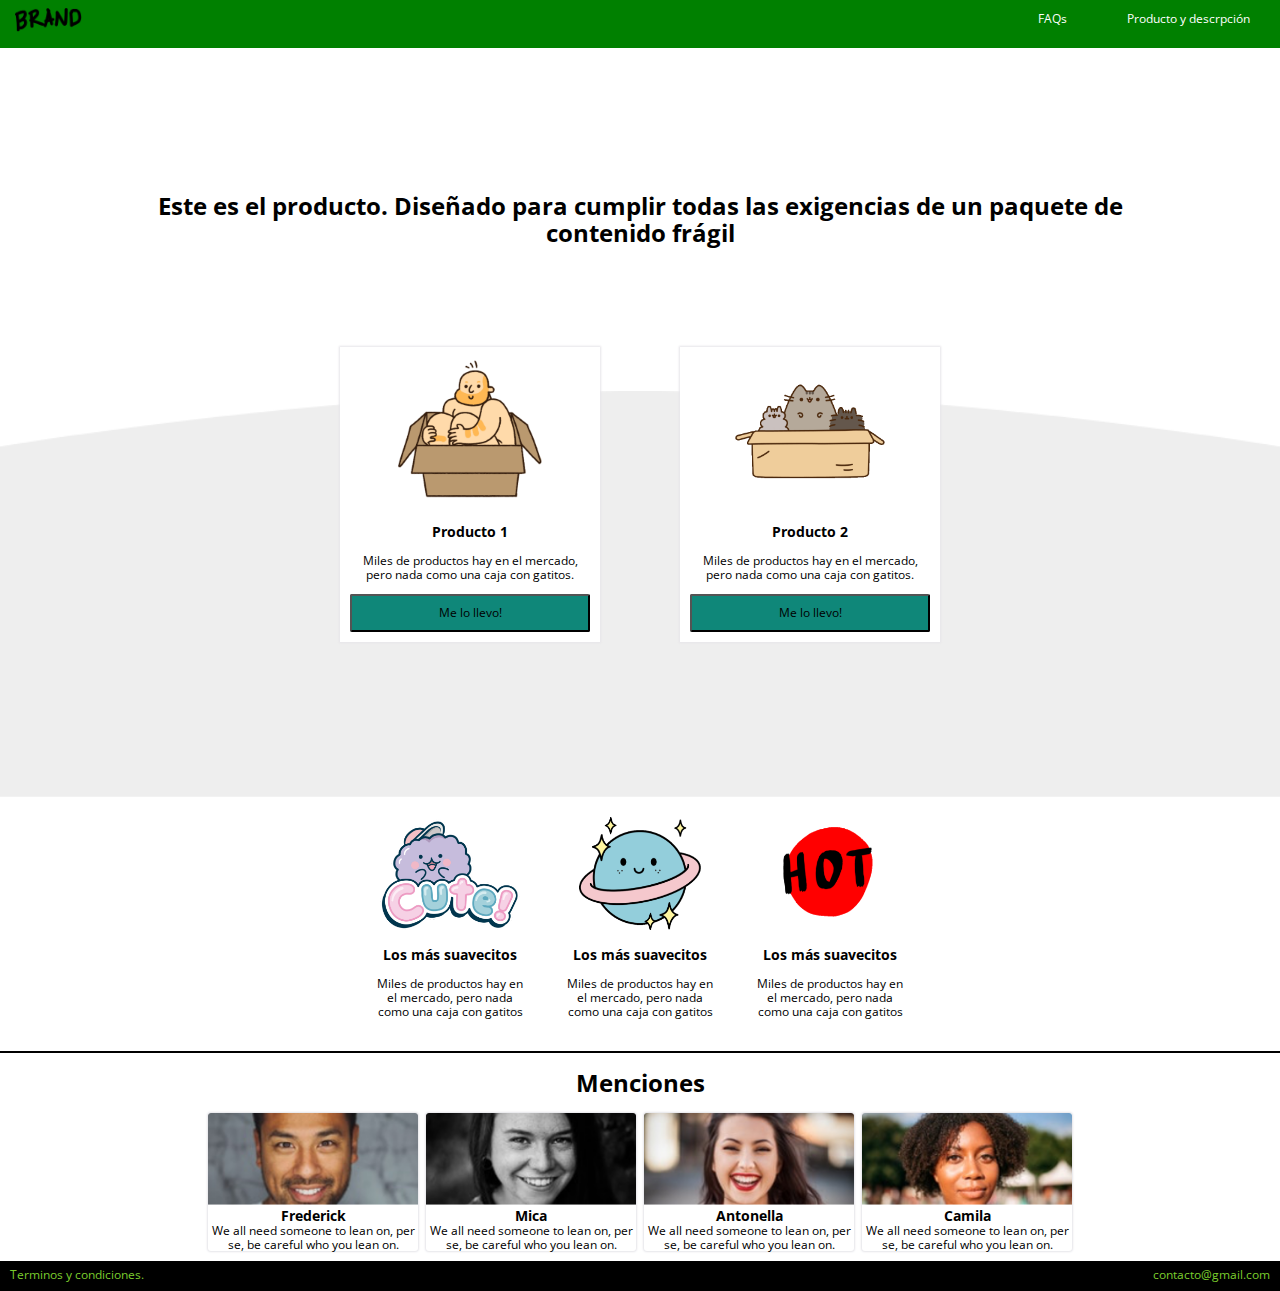
<file: index.html>
<!DOCTYPE html>
<html lang="es">
  <head>
    <title>Cajitas XD</title>
    <meta charset="utf-8">
    <meta name="Descripción" content="Este es un sitio de un producto genial.">
    <link rel="stylesheet" href="css/grid.css">
    <link rel="stylesheet" href="css/normalize.css">
    <link rel="stylesheet" href="css/styles.css">
    <link rel="stylesheet" href="css/mobile.css">
    <link rel="stylesheet" href="css/animations.css">
  </head>
  <body>

    <!-- // Aquí comienza el nav bar -->
    <nav class="fadeInDown">
      <div class="brand-image">
        <img src="images/logo.png" width="30" alt="logo">
      </div>
      <div class="nav-options">
        <ul>
          <li><a href="#">FAQs</a></li>
          <li><a href="#">Producto y descrpción</a></li>
        </ul>
      </div>
    </nav>
    <!-- ///////////////////////////////////////////// -->
    <!-- Aquí empieza el contenido -->
    <div class="main_section fadeIn">
      <h1>Este es el producto. Diseñado para cumplir todas las exigencias de un paquete de contenido frágil</h1>
    </div>
    <!-- TARJETAS   TARJETAS  (Presentación de 2 productos con breve descripción)  TARJETAS    TARJETAS-->
    <div class="products">
      <div class="product fadeInUp">

        <div class="content">
          <!-- TARJETA 1 -->
          <div class="content-image">
              <img src="images/obox1.png" alt="Kittie">
          </div>
          <h3>Producto 1</h3>
          <p>Miles de productos hay en el mercado, pero nada como una caja con gatitos.</p>
          <a href="ventas.html">
            <button class="main-button">Me lo llevo!</button>
          </a>
        </div>
      </div>
      <div class="product fadeInUp">

        <div class="content">
          <!-- TARJETA 2 -->
          <div class="content-image">
            <img src="images/obox2.png" alt="?" >
          </div>
          <h3>Producto 2</h3>
          <p>Miles de productos hay en el mercado, pero nada como una caja con gatitos.</p>
          <a href="ventas.html">
            <button class="main-button">Me lo llevo!</button>
          </a>
        </div>
      </div>
    </div>
    <div class="description">
      <!-- ///////////////////////////////////////////// -->
      <!-- BANNERS    BANNERS   BANNERS   BANNERS   BANNERS -->
      <div class="banners">
        <div class="banner">
          <div class="banner-img">
            <img src="images/b1.png" alt="banner 1">
          </div>
          <h3>Los más suavecitos</h3>
          <p>Miles de productos hay en el mercado, pero nada como una caja con gatitos</p>
        </div>
        <div class="banner">
          <div class="banner-img">
            <img src="images/b2.png" alt="banner 2">
          </div>
          <h3>Los más suavecitos</h3>
          <p>Miles de productos hay en el mercado, pero nada como una caja con gatitos</p>
        </div>
        <div class="banner">
          <div class="banner-img">
            <img src="images/b3.png" alt="banner 3">
          </div>
          <h3>Los más suavecitos</h3>
          <p>Miles de productos hay en el mercado, pero nada como una caja con gatitos</p>
        </div>
      </div>
    </div>
    <!-- ///////////////////////////////////////////// -->
    <!-- MENTIONS   MENTIONS    MENTIONS    MENTIONS    MENTIONS -->
    <div class="text">
      <h1>Menciones</h1>
    </div>

    <div class="mentions">
      <div class="mention">
        <div class="mention-img">
          <img src="images/p1.png" alt="Person 1">
        </div>
        <h3>Frederick</h3>
        <p>We all need someone to lean on, per se, be careful who you lean on.</p>
      </div>
      <div class="mention">
        <div class="mention-img">
          <img src="images/p2.png" alt="Person 2">
        </div>
        <h3>Mica</h3>
        <p>We all need someone to lean on, per se, be careful who you lean on.</p>
      </div>
      <div class="mention">
        <div class="mention-img">
          <img src="images/p3.png" alt="Person 3">
        </div>
        <h3>Antonella</h3>
        <p>We all need someone to lean on, per se, be careful who you lean on.</p>
      </div>
      <div class="mention">
        <div class="mention-img">
          <img src="images/p4.png" alt="Person 4">
        </div>
        <h3>Camila</h3>
        <p>We all need someone to lean on, per se, be careful who you lean on.</p>
      </div>
    </div>
    <!-- ///////////////////////////////////////////// -->
    <!-- FOOTER   FOOTER    FOOTER    FOOTER    FOOTER    FOOTER -->
    <footer>
      <div class="footer">
        <div class="footer-content"> <!-- LEFT FOOTER -->
          <a href="">Terminos y condiciones.</a>
        </div>
        <div class="footer-content"> <!-- RIGHT FOOTER -->
          <a href="mailto:contacto@gmail.com">contacto@gmail.com</a>
        </div>
      </div>
    </footer>
    <script type="scripts/script.js">

    </script>
  </body>
</html>
</file>
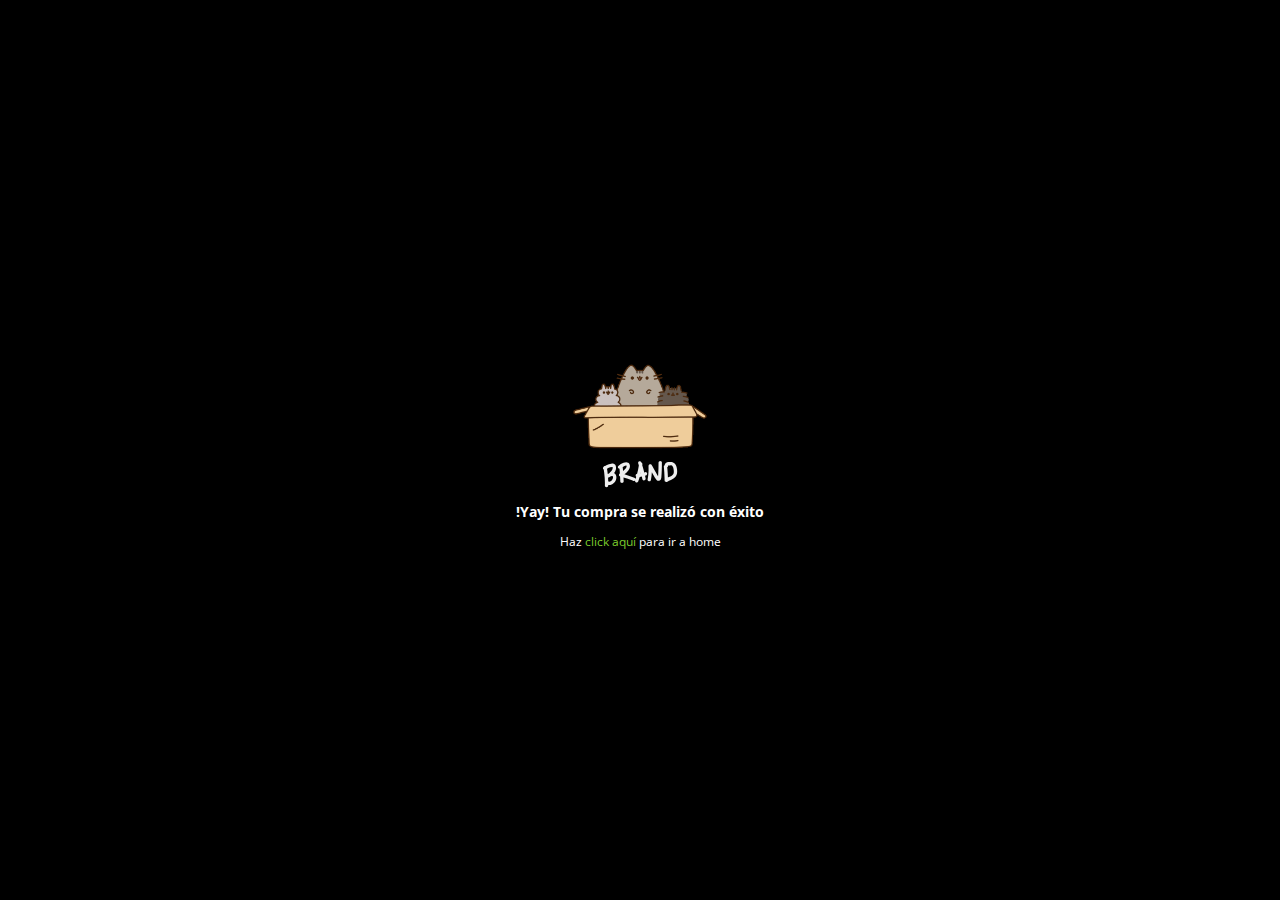
<file: exito.html>
<!DOCTYPE html>
<html lang="es" dir="ltr">
  <head>
    <meta charset="utf-8">
    <link rel="stylesheet" href="css/normalize.css">
    <link rel="stylesheet" href="css/styles.css">
    <link rel="stylesheet" href="css/animations.css">
    <link rel="stylesheet" href="css/paypal.css">
    <title>Éxito</title>
  </head>
  <body>
    <div class="content-paypal">
      <img src="images/box_brand.png" alt="">
      <h3>!Yay! Tu compra se realizó con éxito</h3>
      <p> Haz <a href="index.html">click aquí</a> para ir a home </p>
    </div>
  </body>
</html>
</file>
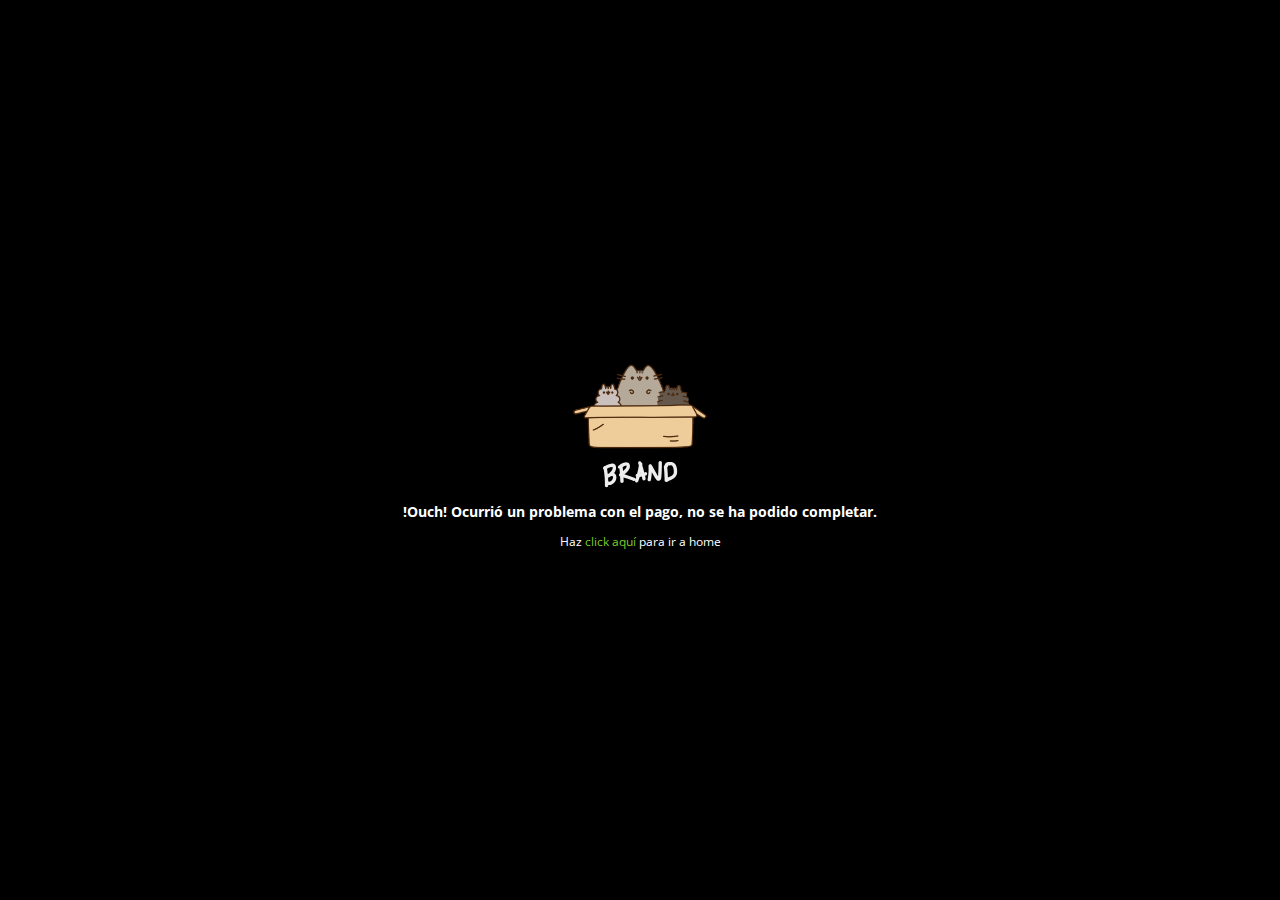
<file: fail.html>
<!DOCTYPE html>
<html lang="es" dir="ltr">
  <head>
    <meta charset="utf-8">
    <link rel="stylesheet" href="css/normalize.css">
    <link rel="stylesheet" href="css/styles.css">
    <link rel="stylesheet" href="css/animations.css">
    <link rel="stylesheet" href="css/paypal.css">
    <title>Error</title>
  </head>
  <body>
    <div class="content-paypal">
      <img src="images/box_brand.png" alt="">
      <h3>!Ouch! Ocurrió un problema con el pago, no se ha podido completar.</h3>
      <p> Haz <a href="index.html">click aquí</a> para ir a home </p>
    </div>
  </body>
</html>
</file>
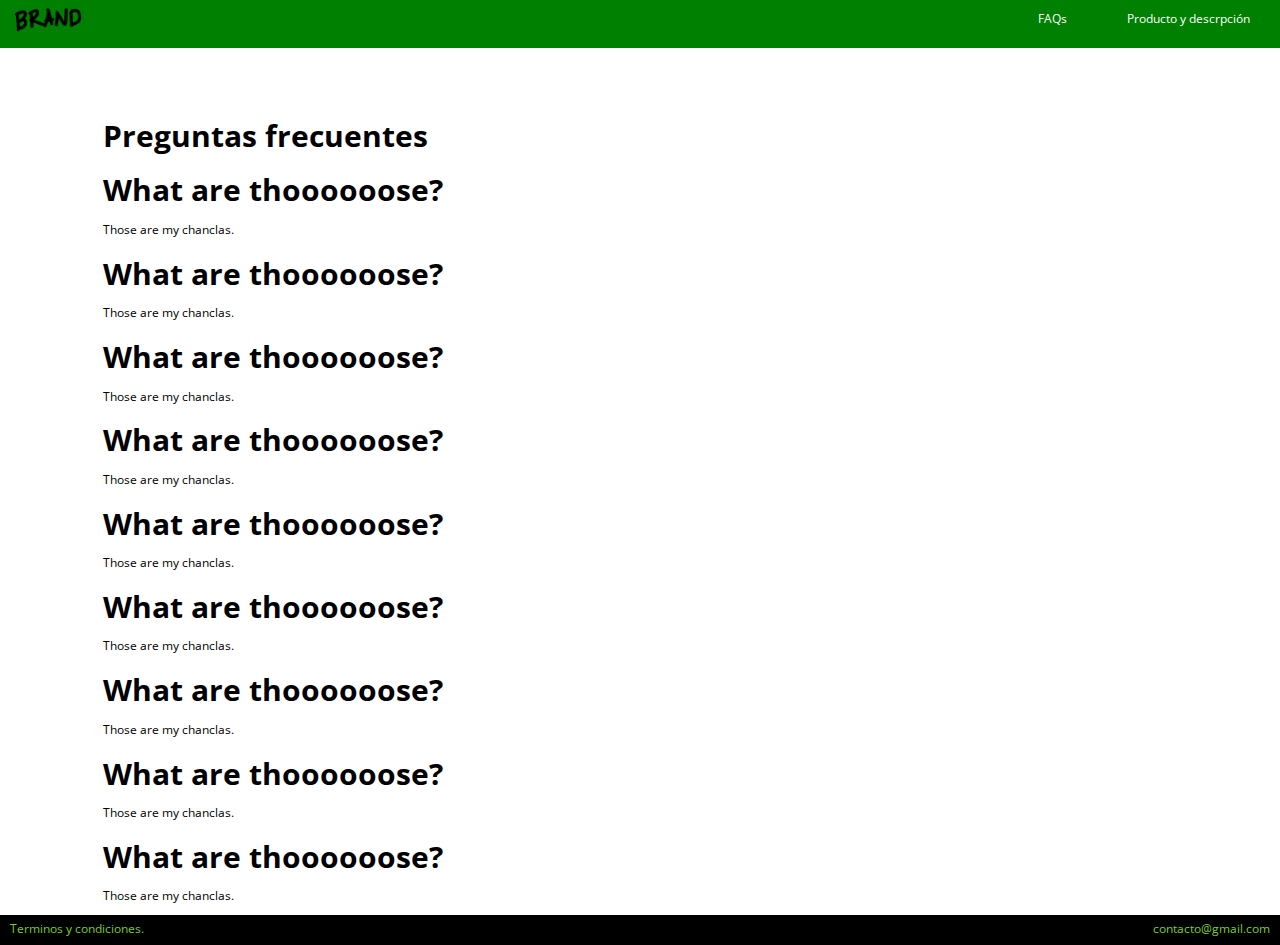
<file: faqs.html>
<!DOCTYPE html>
<html lang="es">
  <head>
    <meta charset="utf-8">
    <meta name="Descripción" content="Este es un sitio de un producto genial.">
    <title>FAQ's XD</title>
    <link rel="stylesheet" href="css/grid.css">
    <link rel="stylesheet" href="css/normalize.css">
    <link rel="stylesheet" href="css/styles.css">
    <link rel="stylesheet" href="css/mobile.css">
  </head>
  <body>

    <!-- // Aquí comienza el nav bar -->
    <nav>
      <div class="brand-image">
        <img src="images/logo.png" width="30" alt="logo">
      </div>
      <div class="nav-options">
        <ul>
          <li><a href="#">FAQs</a></li>
          <li><a href="#">Producto y descrpción</a></li>
        </ul>
      </div>
    </nav>
    <!-- ///////////////////////////////////////////// -->
    <!-- Aquí empieza el contenido -->
    <div class="faqs">
      <div class="title">
        <h3>Preguntas frecuentes</h3>
      </div>
      <div class="faqs-container">
        <div class="questions">
          <h3>What are thoooooose?</h3>
          <p>Those are my chanclas.</p>
        </div>
        <div class="questions">
          <h3>What are thoooooose?</h3>
          <p>Those are my chanclas.</p>
        </div>
        <div class="questions">
          <h3>What are thoooooose?</h3>
          <p>Those are my chanclas.</p>
        </div>
        <div class="questions">
          <h3>What are thoooooose?</h3>
          <p>Those are my chanclas.</p>
        </div>
        <div class="questions">
          <h3>What are thoooooose?</h3>
          <p>Those are my chanclas.</p>
        </div>
        <div class="questions">
          <h3>What are thoooooose?</h3>
          <p>Those are my chanclas.</p>
        </div>
        <div class="questions">
          <h3>What are thoooooose?</h3>
          <p>Those are my chanclas.</p>
        </div>
        <div class="questions">
          <h3>What are thoooooose?</h3>
          <p>Those are my chanclas.</p>
        </div>
        <div class="questions">
          <h3>What are thoooooose?</h3>
          <p>Those are my chanclas.</p>
        </div>

      </div>
    </div>
    <!-- ///////////////////////////////////////////// -->
    <!-- FOOTER   FOOTER    FOOTER    FOOTER    FOOTER    FOOTER -->
    <footer>
      <div class="footer">
        <div class="footer-content"> <!-- LEFT FOOTER -->
          <a href="">Terminos y condiciones.</a>
        </div>
        <div class="footer-content"> <!-- RIGHT FOOTER -->
          <a href="">contacto@gmail.com</a>
        </div>
      </div>
    </footer>
    <script type="scripts/script.js">

    </script>

  </body>
</html>
</file>
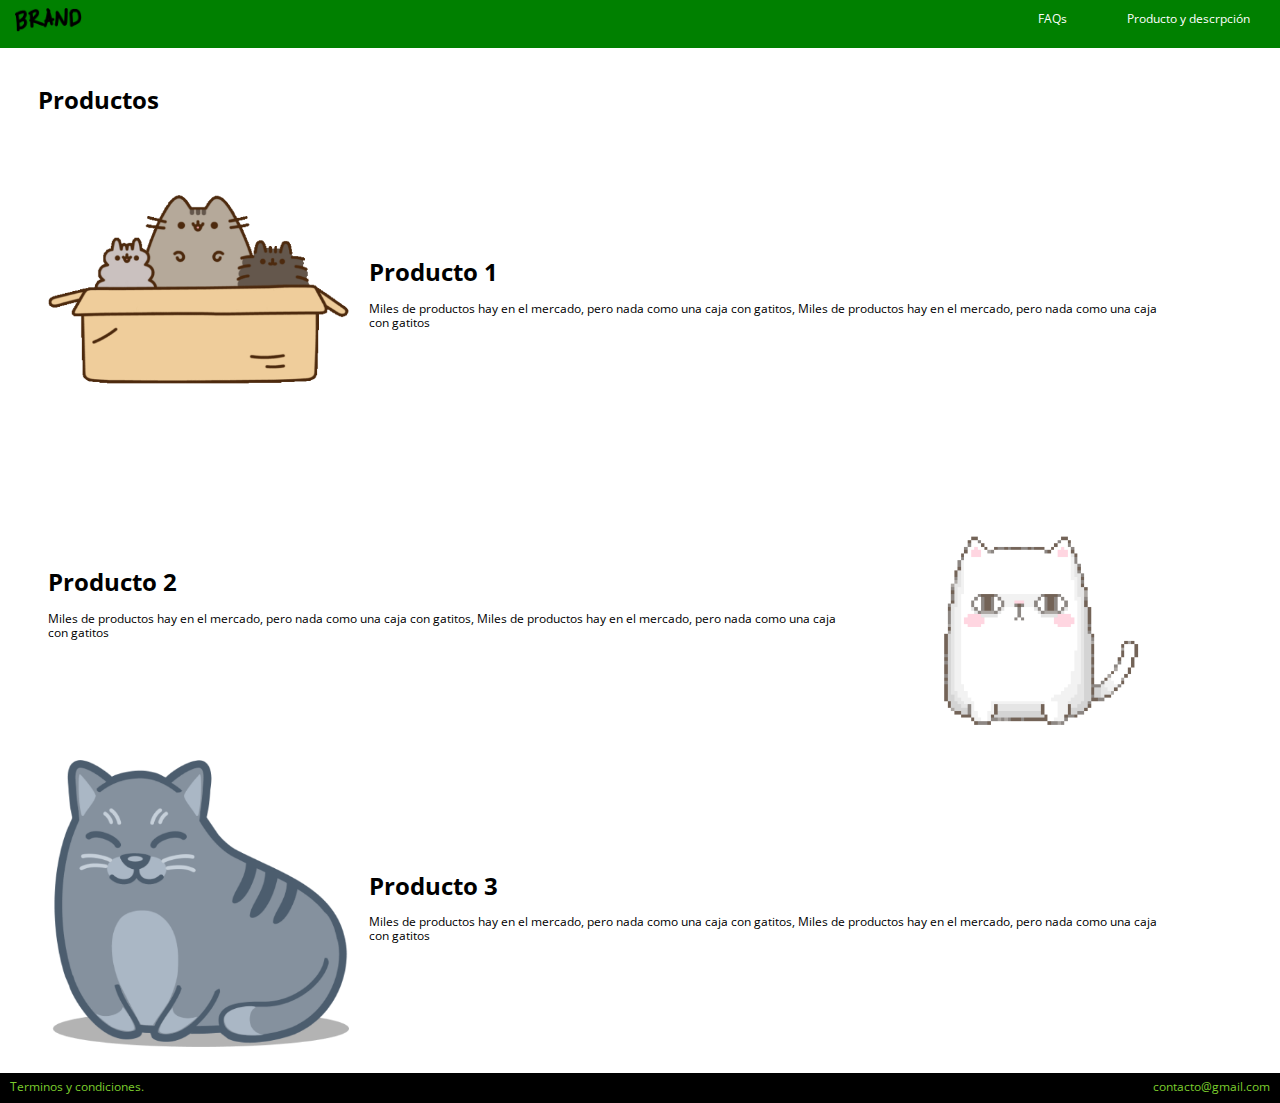
<file: producto.html>
<!DOCTYPE html>
<html lang="es">
  <head>
    <meta charset="utf-8">
    <meta name="Descripción" content="Este es un sitio de un producto genial.">
    <title>Productos</title>
    <link rel="stylesheet" href="css/grid.css">
    <link rel="stylesheet" href="css/normalize.css">
    <link rel="stylesheet" href="css/styles.css">
    <link rel="stylesheet" href="css/mobile.css">

  </head>
  <body>

    <!-- // Aquí comienza el nav bar -->
    <nav>
      <div class="brand-image">
        <img src="images/logo.png" width="30" alt="logo">
      </div>
      <div class="nav-options">
        <ul>
          <li><a href="#">FAQs</a></li>
          <li><a href="#">Producto y descrpción</a></li>
        </ul>
      </div>
    </nav>
    <!-- ///////////////////////////////////////////// -->
    <!-- Aquí empieza el contenido -->
    <div class="container">
      <h1 class="title-product">Productos</h1>
      <div class="row">
        <div class="col-3"> <img src="images/ben1.png" alt="producto 1"> </div>
        <div class="col-8"><h1>Producto 1</h1>
          <p>Miles de productos hay en el mercado, pero nada como una caja con gatitos, Miles de productos hay en el mercado, pero nada como una caja con gatitos</p></div>
      </div>
      <div class="row">
        <div class="col-8"><h1>Producto 2</h1>
          <p>Miles de productos hay en el mercado, pero nada como una caja con gatitos, Miles de productos hay en el mercado, pero nada como una caja con gatitos</p></div>
        <div class="col-3">
          <img src="images/ben2.png" alt="producto 2">
        </div>
      </div>
      <div class="row">
        <div class="col-3"> <img src="images/ben3.png" alt="producto 3"> </div>
        <div class="col-8"><h1>Producto 3</h1>
          <p>Miles de productos hay en el mercado, pero nada como una caja con gatitos, Miles de productos hay en el mercado, pero nada como una caja con gatitos</p>
        </div>
      </div>
    </div>
    <!-- ///////////////////////////////////////////// -->
    <!-- FOOTER   FOOTER    FOOTER    FOOTER    FOOTER    FOOTER -->
    <footer>
      <div class="footer">
        <div class="footer-content"> <!-- LEFT FOOTER -->
          <a href="">Terminos y condiciones.</a>
        </div>
        <div class="footer-content"> <!-- RIGHT FOOTER -->
          <a href="">contacto@gmail.com</a>
        </div>
      </div>
    </footer>
    <script type="scripts/script.js">

    </script>

  </body>
</html>
</file>
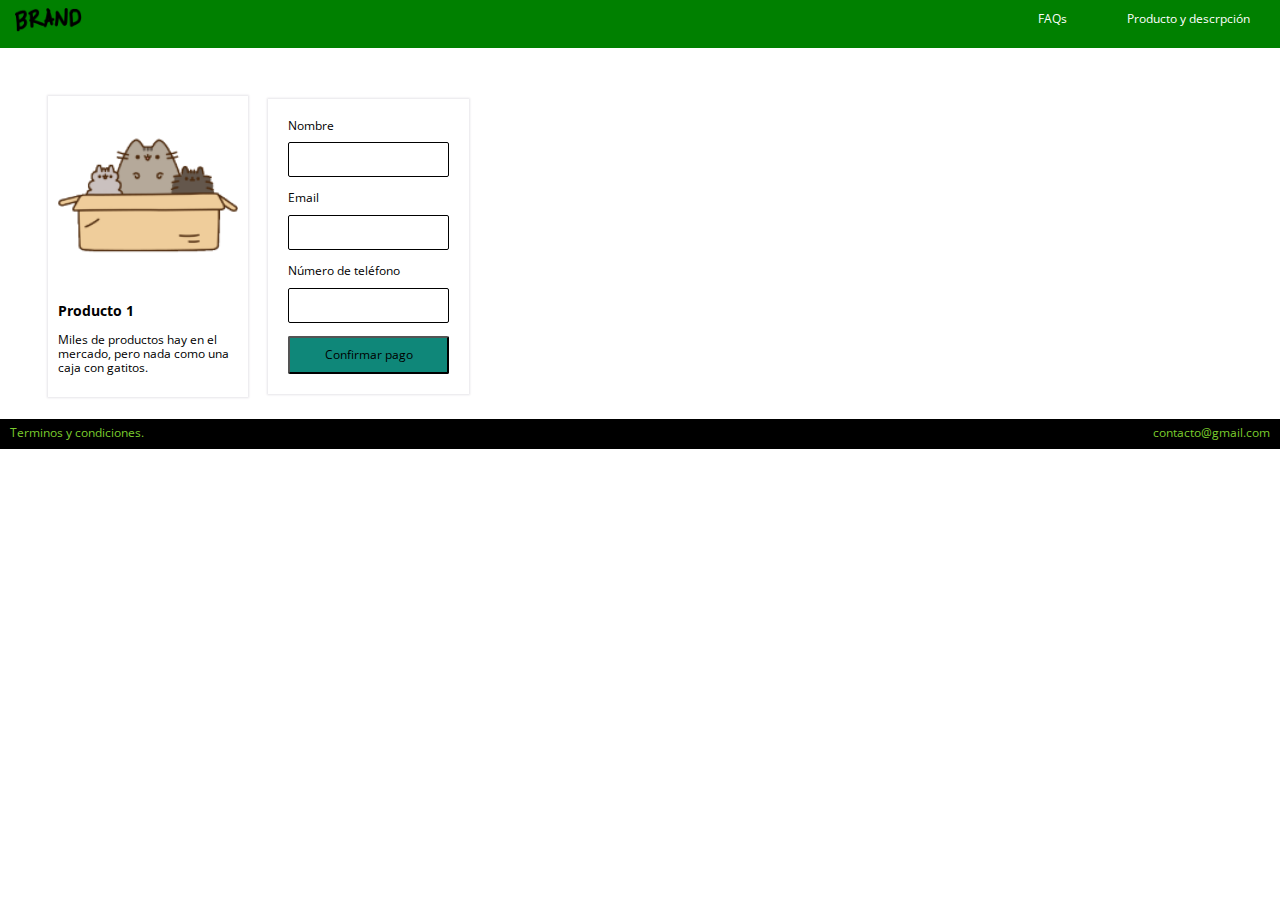
<file: ventas.html>
<!DOCTYPE html>
<html lang="es">
  <head>
    <meta charset="utf-8">
    <meta name="Descripción" content="Este es un sitio de un producto genial.">
    <title>Compra</title>
    <link rel="stylesheet" href="css/grid.css">
    <link rel="stylesheet" href="css/normalize.css">
    <link rel="stylesheet" href="css/styles.css">
    <link rel="stylesheet" href="css/mobile.css">

  </head>
  <body>

    <!-- // Aquí comienza el nav bar -->
    <nav>
      <div class="brand-image">
        <img src="images/logo.png" width="30" alt="logo">
      </div>
      <div class="nav-options">
        <ul>
          <li><a href="#">FAQs</a></li>
          <li><a href="#">Producto y descrpción</a></li>
        </ul>
      </div>
    </nav>
    <!-- ///////////////////////////////////////////// -->
    <!-- Aquí empieza el contenido -->
    <div class="container">
      <div class="row">
        <div class="col-4" id="container-modulo-pago">
          <div class="modulo-pago">
            <!-- PRESENTACIÓN PRODUCTO -->
            <div class="modulo-pago-image">
              <img src="images/obox2.png" alt="Producto 2">
            </div>
            <h3>Producto 1</h3>
            <p>Miles de productos hay en el mercado, pero nada como una caja con gatitos.</p>
          </div>
        </div>
        <div class="col-2">
          <!-- FORMULARIO   FORMULARIO -->
          <div class="modulo-pago">
            <form action="#">
              <label for="name">Nombre</label>
              <br>
                <input class="data" type="text" name="name" value="">
                <br>
              <label for="email">Email</label>
              <br>
                <input class="data" type="text" name="email" value="">
                <br>
              <label for="number">Número de teléfono</label>
              <br>
                <input class="data" type="text" name="number" value="">
                <br>
                <input class="main-button" type="submit" name="submit" value="Confirmar pago">

            </form>
          </div>
        </div>
      </div>
    </div>
    <!-- ///////////////////////////////////////////// -->
    <!-- FOOTER   FOOTER    FOOTER    FOOTER    FOOTER    FOOTER -->
    <footer>
      <div class="footer">
        <div class="footer-content"> <!-- LEFT FOOTER -->
          <a href="">Terminos y condiciones.</a>
        </div>
        <div class="footer-content"> <!-- RIGHT FOOTER -->
          <a href="">contacto@gmail.com</a>
        </div>
      </div>
    </footer>
    <script type="scripts/script.js">

    </script>

  </body>
</html>
</file>
<file: css/grid.css>
.container{
  /* max-width: 900px; */
  margin: auto;
}
.row{
  display: flex;
  text-align: left;
  

}

.row img{
  /* height: 250px; */
  /* height: 100%; */

}
.col-1{
  width: 8.333%;
}
.col-1{
  width: 8.333%;
}
.col-2{
  width: 16.666%;
}
.col-3{
  width: 24.999%;
}
.col-4{
  width: 33.333%;
}
.col-5{
  width: 41.666%;
}
.col-6{
  width: 49.999%;
}
.col-7{
  width: 58.333%;
}
.col-8{
  width: 66.666%;
}
.col-9{
  width: 74.999%;
}
.col-10{
  width: 83.333%;
}
.col-11{
  width: 91.666%;
}
.col-12{
  width: 100%;
}

.col-1, .col-2, .col-3, .col-4, .col-5, .col-6, .col-7, .col-8, .col-9, .col-10, .col-11, .col-12{
  padding: 10px;
  margin-top: auto;
  margin-bottom: auto;

}
@media (max-width: 900px;){
  .row{
    display: block;
  }
  .col-1, .col-2, .col-3, .col-4, .col-5, .col-6, .col-7, .col-8, .col-9, .col-10, .col-11, .col-12{
    padding: 100%;
  }
}
</file>
<file: css/styles.css>
@import url('https://fonts.googleapis.com/css2?family=Open+Sans:wght@300;400&display=swap');

:root{
--green-color: #7ACC2D;
--box-shadow: 0px 0 2px 1px #e6e5e9;
/* 0px 0px 2px 2px #9a9999; */
--normal: 12px;
}
html,body{
  padding: 0px;
  margin: 0px;
  font-size:var(--normal);
  font-family: 'Open Sans', sans-serif;
  text-align: center;
  background-color: white;
}
p, label{
  font-size: var(--normal);
}
form{
  padding: 10px;
}
label{
  padding-bottom: 10px;
}
nav{
  display: flex;
  background-color: green;
  padding: 0px;
  border-top: 5px;
  border-bottom: 5px;
  color: white;
  align-items: center;
  justify-content: space-between;
}
.brand-image{
  padding-left: 15px;
  height: 32px;
  margin-top: auto;
  margin-bottom:auto;
}
nav img{
  height: 75%;
  width: auto;
}
nav ul{
    display: flex;
}

nav li{
  padding-right: 20px;
  padding-left: 20px;
  padding-bottom: 10px;
  list-style: none;
  margin-left: 10px;
  margin-right: 10px;
}

a{
  color: white;
  text-decoration: none;
}

li a:hover{
  color: black;
}

li:hover{
  background-color: #03fc03;
  font-size: 17px;
  padding: 0px;
  padding-top: 4px;
  padding-left: 10px;
  padding-right: 10px;
}

.main_section{
  padding: 10%;
  text-align: center;
}

.products{
  background-color: white;
  background-image: url("../images/curve.png");
  /* height: 50px; */
  background-size: cover;
  background-position: center top;
  padding: 11%;
  display: flex;
  justify-content: center;
}
.content-image{
  text-align: center;
}
.row img{
  width: 100%;
  height: auto;
}
.product .content {
  background-color: white;
  padding: 10px;
  box-shadow: var(--box-shadow);
  /* width: 220px; */
  margin-left: 25px;
  margin-right: 25px;
}

.product{
  text-align: center;
  margin-top: -20%;
  padding: 15px;
  justify-content: center;
  width: 310px;
}

.main-button{
  width: 100%;
  padding: 10px;
  background-color: #008071f0;
  cursor:pointer;
  border-radius: 2px;
}
.main-button:hover{
  background-color: var(--green-color);
}
.banners{
  display: flex;
  justify-content: center;
  margin-left: 355px;
  margin-right: 355px;
}
h4{
  margin-bottom: 1px;
}
.banner{
  padding: 20px;
  width: 154px;   /* Limita el ancho del contenido */
  margin-left: auto;
  margin-right: auto;
}
.banner img{
  height: 113px;   /* Sets the image size */
}
.text{
  border-top: 2px;
  border-top-style:solid;
  border-color: black;
}
.mentions{
  display: flex;
  justify-content: center;
  margin-left: 60px;
  margin-right: 60px;
  background-color: white;
}
.mention {
  border-radius: 3px;
  padding: 0px;
  /* max-width: 239px; /* Limita el ancho del contenido */
  box-shadow: var(--box-shadow);
  margin-bottom: 10px;
  margin-left: 4px;
  margin-right: 4px;
  background-color: white;
  width: 210px;
}
.mention-img{
  width: 100%;
}
.mention h3, .mention p{
  margin: 0;
}
.mention img{
  justify-content: flex-end;
  max-width: 100%;
  border-top-left-radius: 3px;
  border-top-right-radius: 3px;
}
.footer{
  background-color: black;
  color: white;
  height: 30px;
  justify-content: space-between;
  display: flex;
  width: 100%;
}
.footer-content{
  padding-top: 7px;
  margin-left: 10px;
  margin-right: 10px;
}
.footer a{
  color: var(--green-color);
}
.title-product{
  text-align:left;
}
.container{
  margin: 3%;
  margin-bottom: 1%;
}
#container-modulo-pago{
  width: 200px;
}
.modulo-pago{
  background-color: white;
  box-shadow: var(--box-shadow);
  padding: 10px;
}
.modulo-pago-image{
  width: 100%;
  margin: auto;
  text-align: center;
  /* max-width: 100px; */
}
}
.modulo-pago-image img{
  /* justify-content: flex-end; */
  max-width: 100%;
  /* height: auto; */
}
.data{
  display:block;
  margin-top: 10px;
  height: 35px;
  border-radius: 2px;
  border: 1px solid black;
  box-sizing: border-box;
  width: 100%;
}
.faqs{
  text-align: left;
  padding-top: 4%;
  padding-left: 8.08%;
}
.faqs-container{
  display: block;
  justify-content: flex-start;
}

.faqs h3{
  font-size: 30px;
  margin-top: 20px;
  margin-bottom: 15px;
}
</file>
<file: css/mobile.css>
@media (max-width: 600px) {
  body{
    background-color: yellow;
  }
  .products{
    display: inherit;
    height: auto;
  }
  .product{
    margin-top: 0;
  }
  .banners, .mentions{
    display: inherit;
    margin-left: 15%;
    margin-right: 15%;
  }

}
</file>
<file: css/animations.css>
.fadeIn{
  -webkit-animation-duration: 4s;
  animation-duration: 4s;

  animation-fill-mode: both;
  -webkit-animation-fill-mode: both;

  animation-name: fadeIn;
  -webkit-animation-name: fadeIn;
}

@keyframes fadeIn {
  from{
    opacity: 0;
  }
  to{
    opacity: 1;
  }
}

.fadeInDown{
  -webkit-animation-duration: 1s;
  animation-duration: 1s;

  animation-fill-mode: both;
  -webkit-animation-fill-mode: both;

  animation-name: fadeInDown;
  -webkit-animation-name: fadeInDown;
}

@keyframes fadeInDown{
  from{
    opacity: 0;
    -webkit-transform: translate3d(0, -100%, 0);
    transform: translate3d(0, -100%, 0);
  }
  to{
    opacity: 1;
    -webkit-transform: translate3d(0, 0%, 0);
    transform: translate3d(0, 0%, 0);
  }
}
.fadeInUp{
  -webkit-animation-duration: 6s;
  animation-duration: 6s;

  animation-fill-mode: both;
  -webkit-animation-fill-mode: both;

  animation-name: fadeInUp;
  -webkit-animation-name: fadeInUp;
}

@keyframes fadeInUp{
  from{
    opacity: 0;
    -webkit-transform: translate3d(0, 100%, 0);
    transform: translate3d(0, 100%, 0);
  }
  to{
    opacity: 1;
    -webkit-transform: translate3d(0, 0, 0);
    transform: translate3d(0, 0, 0);
  }
}
</file>
<file: css/paypal.css>
body{
  background-color: black;
  text-align: center;
  color: white;
  display: flex;
  justify-content: center;
  align-items: center;
  height: 100vh;
}
.content-paypal a{
  color: var(--green-color);
}
</file>
